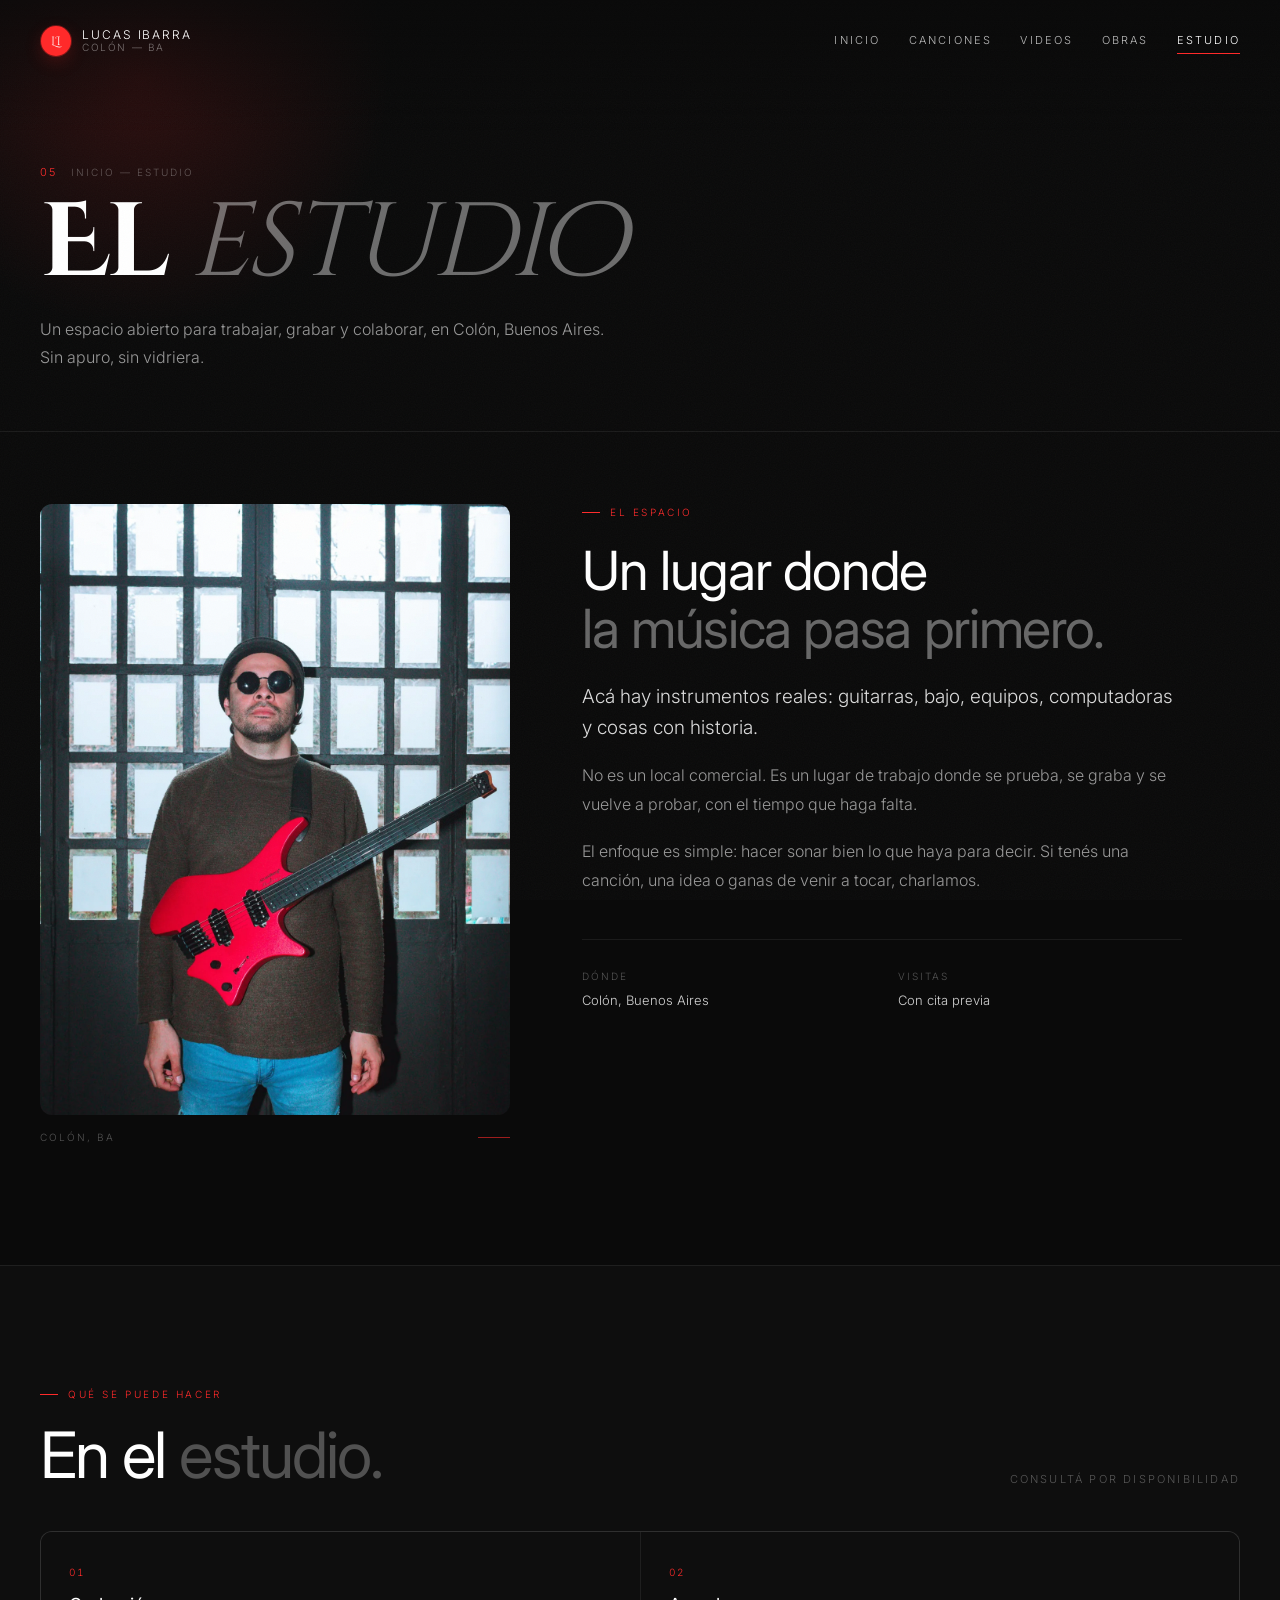
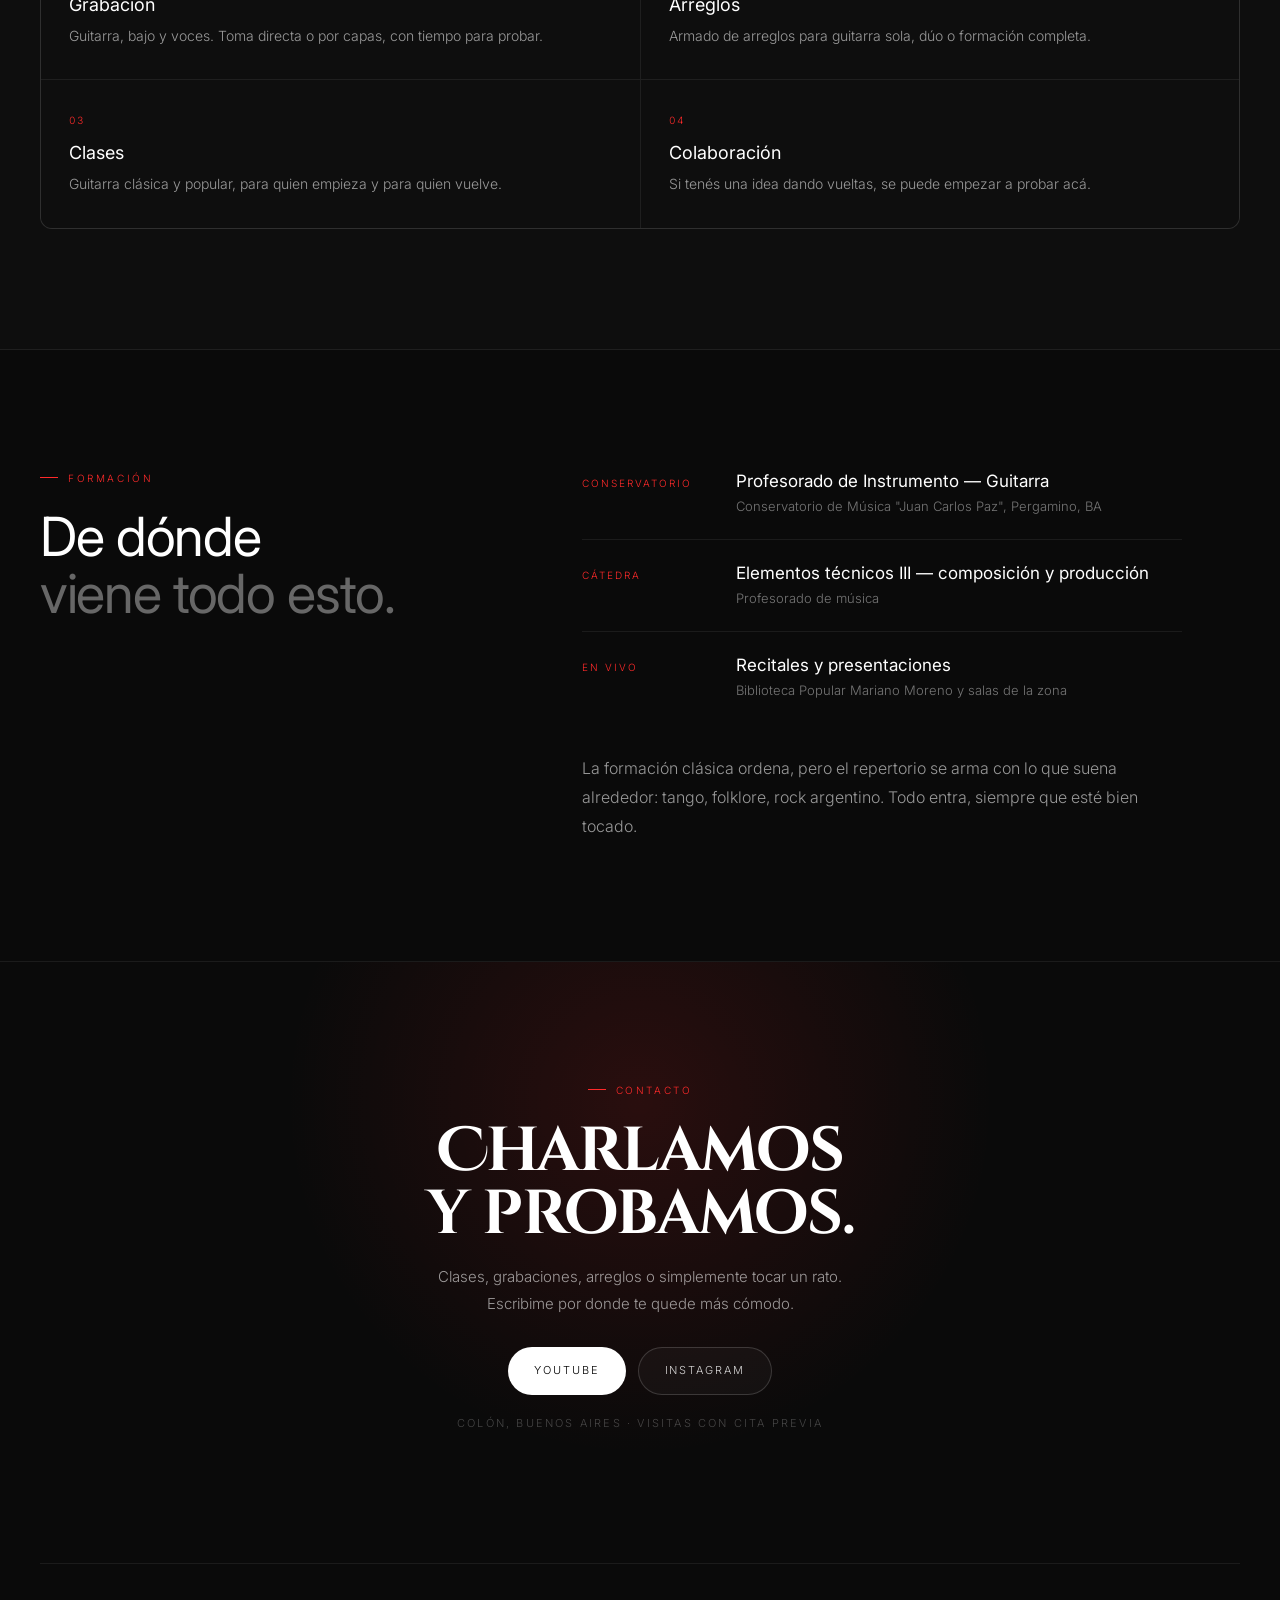
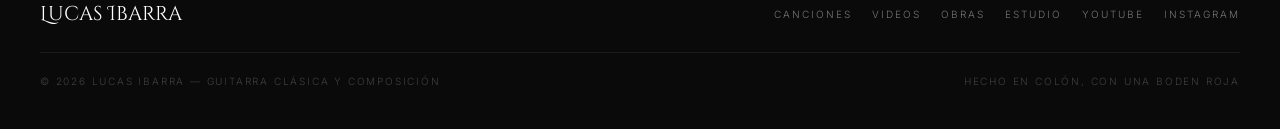
<file: estudio.html>
<!DOCTYPE html>
<html lang="es" class="no-js">
<head>
  <meta charset="UTF-8"/>
  <meta name="viewport" content="width=device-width, initial-scale=1"/>

  <title>Estudio — Lucas Ibarra</title>
  <meta name="description" content="El estudio de Lucas Ibarra en Colón, Buenos Aires: grabación, arreglos, clases de guitarra y colaboraciones. Formación y contacto."/>
  <meta name="theme-color" content="#0a0a0a"/>

  <meta property="og:type" content="website"/>
  <meta property="og:locale" content="es_AR"/>
  <meta property="og:site_name" content="Lucas Ibarra"/>
  <meta property="og:title" content="Estudio — Lucas Ibarra"/>
  <meta property="og:description" content="Grabación, arreglos, clases y colaboraciones en Colón, Buenos Aires."/>
  <meta property="og:image" content="Images/lucas_1.webp"/>
  <meta name="twitter:card" content="summary_large_image"/>

  <link rel="icon" href="data:image/svg+xml,%3Csvg xmlns='http://www.w3.org/2000/svg' viewBox='0 0 32 32'%3E%3Crect width='32' height='32' rx='7' fill='%230a0a0a'/%3E%3Ccircle cx='16' cy='16' r='6' fill='%23ff2a2a'/%3E%3C/svg%3E"/>

  <link rel="preconnect" href="https://fonts.googleapis.com"/>
  <link rel="preconnect" href="https://fonts.gstatic.com" crossorigin/>

  <link rel="stylesheet" href="https://fonts.googleapis.com/css2?family=Cinzel+Decorative:wght@400;700&amp;family=Inter:wght@300;400;500;600&amp;display=swap"/>
  <link rel="stylesheet" href="css/styles.css"/>

  <script>document.documentElement.classList.remove('no-js');</script>
  <script src="js/datos.js" defer></script>
  <script src="js/main.js" defer></script>
</head>

<body data-pagina="estudio">

  <a class="saltar" href="#contenido">Saltar al contenido</a>

  <header class="encabezado">
    <a class="marca" href="index.html" aria-label="Lucas Ibarra — inicio">
      <span class="marca__sigla serif">LI</span>
      <span class="marca__texto">
        <span class="marca__nombre">Lucas Ibarra</span>
        <span class="marca__rol">Colón — BA</span>
      </span>
    </a>

    <nav class="nav-enlaces" aria-label="Secciones">
      <a href="index.html">Inicio</a>
      <a href="canciones.html">Canciones</a>
      <a href="videos.html">Videos</a>
      <a href="obras.html">Obras</a>
      <a href="estudio.html" aria-current="page">Estudio</a>
    </nav>

    <button class="hamburguesa" type="button" aria-expanded="false" aria-controls="menu-principal">
      <span class="hamburguesa__texto">Menú</span>
      <span class="hamburguesa__lineas" aria-hidden="true"><span></span><span></span></span>
    </button>
  </header>


  <main id="contenido">

    <!-- ==================================================================
         CABECERA DE LA PAGINA
         ================================================================== -->
    <section class="cabecera">
      <div class="wrap">
        <div class="cabecera__fila">
          <span class="cabecera__num">05</span>
          <span class="cabecera__ruta">Inicio — Estudio</span>
        </div>
        <h1 class="cabecera__titulo">El <em>estudio</em></h1>
        <p class="cabecera__bajada">
          Un espacio abierto para trabajar, grabar y colaborar, en Colón, Buenos Aires.
          Sin apuro, sin vidriera.
        </p>
      </div>
    </section>


    <!-- ==================================================================
         EL ESPACIO (foto + texto)
         ================================================================== -->
    <section class="section section--ajustada">
      <div class="wrap split">

        <div data-revelar>
          <div class="photo-tall">
            <img src="Images/lucas_1.webp"
                 alt="El estudio en Colón"
                 width="1200" height="1800"
                 loading="lazy" decoding="async"/>
          </div>
          <div class="caption"><span>Colón, BA</span><i></i></div>
        </div>

        <div class="studio-copy" data-revelar>
          <p class="etiqueta">El espacio</p>
          <h2 class="headline">Un lugar donde<br/><span>la música pasa primero.</span></h2>

          <div class="bodycopy">
            <p class="lead">Acá hay instrumentos reales: guitarras, bajo, equipos, computadoras y cosas con historia.</p>
            <p>No es un local comercial. Es un lugar de trabajo donde se prueba, se graba y se vuelve a probar, con el tiempo que haga falta.</p>
            <p>El enfoque es simple: hacer sonar bien lo que haya para decir. Si tenés una canción, una idea o ganas de venir a tocar, charlamos.</p>
          </div>

          <div class="facts">
            <div>
              <div class="facts__label">Dónde</div>
              <div class="facts__value">Colón, Buenos Aires</div>
            </div>
            <div>
              <div class="facts__label">Visitas</div>
              <div class="facts__value">Con cita previa</div>
            </div>
          </div>
        </div>

      </div>
    </section>


    <!-- ==================================================================
         QUE SE PUEDE HACER
         ================================================================== -->
    <section class="section section--alt">
      <div class="wrap">

        <div class="section-head">
          <div>
            <p class="etiqueta">Qué se puede hacer</p>
            <h2 class="section-title">En el <span>estudio.</span></h2>
          </div>
          <span class="micro section-head__nota">Consultá por disponibilidad</span>
        </div>

        <ul class="servicios" data-montar="servicios"></ul>

      </div>
    </section>


    <!-- ==================================================================
         FORMACION
         ================================================================== -->
    <section class="section">
      <div class="wrap split">

        <div data-revelar>
          <p class="etiqueta">Formación</p>
          <h2 class="headline">De dónde<br/><span>viene todo esto.</span></h2>
        </div>

        <div class="studio-copy" data-revelar>
          <ul class="hitos" data-montar="formacion"></ul>

          <div class="bodycopy" style="margin-top:32px">
            <p>La formación clásica ordena, pero el repertorio se arma con lo que suena alrededor:
            tango, folklore, rock argentino. Todo entra, siempre que esté bien tocado.</p>
          </div>
        </div>

      </div>
    </section>


    <!-- ==================================================================
         CIERRE / CONTACTO
         ================================================================== -->
    <section class="cierre">
      <div class="wrap wrap--angosto cierre__inner">
        <p class="etiqueta">Contacto</p>
        <h2 class="cierre__titulo">Charlamos y probamos.</h2>
        <p class="cierre__texto">Clases, grabaciones, arreglos o simplemente tocar un rato. Escribime por donde te quede más cómodo.</p>
        <div class="acciones" data-montar="enlaces"></div>
        <p class="micro studio-nota">Colón, Buenos Aires · Visitas con cita previa</p>
      </div>
    </section>

  </main>


  <div class="wrap">
    <footer class="footer">
      <div class="footer__fila">
        <a class="footer__marca" href="index.html">Lucas Ibarra</a>
        <nav class="footer__nav" aria-label="Pie de página">
          <a href="canciones.html">Canciones</a>
          <a href="videos.html">Videos</a>
          <a href="obras.html">Obras</a>
          <a href="estudio.html">Estudio</a>
          <a href="https://www.youtube.com/@lucasibarramusica" target="_blank" rel="noopener">YouTube</a>
          <a href="https://instagram.com/lucasibarramusica" target="_blank" rel="noopener">Instagram</a>
        </nav>
      </div>
      <div class="footer__legal">
        <span>© <span data-anio>2026</span> Lucas Ibarra — Guitarra clásica y composición</span>
        <span>Hecho en Colón, con una Boden roja</span>
      </div>
    </footer>
  </div>

</body>
</html>
</file>
<file: css/styles.css>
/* ==========================================================================
   LUCAS IBARRA - Hoja de estilos
   --------------------------------------------------------------------------
   MOBILE FIRST: los estilos base estan pensados para telefono.
   Los bloques @media (min-width: ...) van AGRANDANDO el diseno hacia tablet
   y escritorio. Nunca se usa max-width, asi no hay reglas que se pisen.

   Breakpoints:
     (base)             telefono
     min-width: 600px   telefono grande / tablet vertical
     min-width: 900px   tablet horizontal
     min-width: 1200px  escritorio
     min-width: 1500px  escritorio grande

   INDICE
     01. Tokens
     02. Reset y tipografia base
     03. Utilidades
     04. Header, hamburguesa y menu
     05. Hero de portada
     06. Cabecera de las paginas internas
     07. Cinta de repertorio
     08. Bloque partido (foto + texto)
     09. Lanzamiento y Spotify
     10. Reproductores de YouTube
     11. Video destacado
     12. Carrusel y tarjetas
     13. Canciones
     14. Obras
     15. Estudio
     16. Llamada final
     17. Footer
     18. Aparicion al scrollear
   ========================================================================== */


/* ==========================================================================
   01. TOKENS
   ========================================================================== */

:root{
  /* Colores */
  --bg:#0a0a0a;
  --panel:#0e0e0e;
  --card:#131313;
  --card-alto:#181818;
  --text:#e8e8e8;
  --muted:rgba(255,255,255,.58);
  --faint:rgba(255,255,255,.3);
  --line:rgba(255,255,255,.07);
  --line-strong:rgba(255,255,255,.16);
  --red:#ff2a2a;
  --red-tenue:rgba(255,42,42,.12);
  --red-borde:rgba(255,42,42,.28);

  /* Medidas - cambian en los breakpoints de mas abajo */
  --gutter:20px;          /* margen lateral de la pagina */
  --section-y:72px;       /* aire vertical de cada seccion */
  --radius:16px;
  --radius-s:12px;
  --alto-header:64px;

  /* Tipografia */
  --font-body:Inter,system-ui,-apple-system,"Segoe UI",Arial,sans-serif;
  --font-display:'Cinzel Decorative',Georgia,serif;

  /* Curva de animacion: arranca rapido y frena suave */
  --ease:cubic-bezier(.16,1,.3,1);
}

@media (min-width:600px){
  :root{ --gutter:32px; --section-y:96px; }
}
@media (min-width:900px){
  :root{ --gutter:40px; --section-y:120px; --alto-header:84px; }
}
@media (min-width:1500px){
  :root{ --gutter:56px; --section-y:140px; }
}


/* ==========================================================================
   02. RESET Y TIPOGRAFIA BASE
   ========================================================================== */

*,
*::before,
*::after{ box-sizing:border-box }

html{
  scroll-behavior:smooth;
  background:var(--bg);
  /* Compensa el header fijo cuando se salta a un #ancla */
  scroll-padding-top:calc(var(--alto-header) + 16px);
  -webkit-text-size-adjust:100%;
}

body{
  margin:0;
  background:var(--bg);
  color:var(--text);
  font-family:var(--font-body);
  font-weight:300;
  font-size:16px;
  line-height:1.6;
  -webkit-font-smoothing:antialiased;
  text-rendering:optimizeLegibility;
  overflow-x:hidden;    /* evita el scroll horizontal en telefonos */
}

/* Grano muy leve encima de todo: le saca el plano digital al negro.
   No recibe clicks y queda por debajo del header y del menu. */
body::after{
  content:'';
  position:fixed;
  inset:0;
  z-index:1;
  pointer-events:none;
  opacity:.035;
  background-image:url("data:image/svg+xml,%3Csvg xmlns='http://www.w3.org/2000/svg' width='160' height='160'%3E%3Cfilter id='n'%3E%3CfeTurbulence type='fractalNoise' baseFrequency='.85' numOctaves='3'/%3E%3C/filter%3E%3Crect width='100%25' height='100%25' filter='url(%23n)'/%3E%3C/svg%3E");
}

h1,h2,h3,h4,p,ul,ol,figure{ margin-top:0 }
ul,ol{ padding:0; list-style:none; margin-bottom:0 }

a{ color:inherit; text-decoration:none; cursor:pointer }

img{ display:block; max-width:100%; height:auto }

button{
  font:inherit;
  color:inherit;
  background:none;
  border:0;
  padding:0;
  cursor:pointer;
}

iframe{ border:0 }

::selection{ background:var(--red); color:#fff }

/* Foco visible para quien navega con teclado */
:where(a,button,[tabindex]):focus-visible{
  outline:2px solid var(--red);
  outline-offset:3px;
  border-radius:4px;
}

/* Salto directo al contenido, para lectores de pantalla y teclado */
.saltar{
  position:absolute;
  left:-9999px;
  top:12px;
  z-index:300;
  padding:12px 20px;
  background:#fff;
  color:#000;
  border-radius:999px;
  font-size:12px;
  letter-spacing:.14em;
  text-transform:uppercase;
}
.saltar:focus{ left:12px }

/* Bloquea el scroll del fondo mientras el menu esta abierto */
body.sin-scroll{ overflow:hidden }

/* Respeta a quien pidio menos animacion en su sistema */
@media (prefers-reduced-motion:reduce){
  html{ scroll-behavior:auto }
  *,*::before,*::after{
    animation-duration:.01ms !important;
    animation-iteration-count:1 !important;
    transition-duration:.01ms !important;
  }
}


/* ==========================================================================
   03. UTILIDADES
   ========================================================================== */

.wrap{
  width:min(1600px,100%);
  margin:0 auto;
  padding-left:var(--gutter);
  padding-right:var(--gutter);
}
.wrap--angosto{ width:min(1080px,100%) }

.section{
  position:relative;
  padding:var(--section-y) 0;
  background:var(--bg);
}
.section--alt{
  background:var(--panel);
  border-top:1px solid var(--line);
  border-bottom:1px solid var(--line);
}
.section--ajustada{ padding-top:calc(var(--section-y) * .6) }

.serif{ font-family:var(--font-display); font-weight:400 }

.micro{
  font-size:10px;
  letter-spacing:.2em;
  text-transform:uppercase;
  line-height:1.4;
}

/* Etiqueta chica en rojo que encabeza cada bloque */
.etiqueta{
  display:flex;
  align-items:center;
  gap:10px;
  font-size:10px;
  letter-spacing:.26em;
  text-transform:uppercase;
  color:var(--red);
  margin:0 0 18px;
}
.etiqueta::before{
  content:'';
  width:18px;
  height:1px;
  background:currentColor;
  flex:none;
}

/* Punto rojo que late: marca lo que es nuevo */
.etiqueta--vivo::before{
  width:6px;
  height:6px;
  border-radius:999px;
  box-shadow:0 0 0 0 rgba(255,42,42,.55);
  animation:latido 2.4s infinite;
}
@keyframes latido{
  0%  { box-shadow:0 0 0 0 rgba(255,42,42,.5) }
  70% { box-shadow:0 0 0 9px rgba(255,42,42,0) }
  100%{ box-shadow:0 0 0 0 rgba(255,42,42,0) }
}

.headline{
  font-size:clamp(30px,7.5vw,54px);
  line-height:1.06;
  letter-spacing:-.025em;
  font-weight:400;
  color:#fff;
  margin:0 0 24px;
}
.headline span{ color:rgba(255,255,255,.38) }

.bodycopy{
  font-size:15px;
  line-height:1.8;
  color:var(--muted);
}
.bodycopy p{ margin:0 0 18px }
.bodycopy p:last-child{ margin-bottom:0 }
.bodycopy strong{ color:rgba(255,255,255,.92); font-weight:400 }
.bodycopy .lead{
  font-size:17px;
  line-height:1.65;
  color:rgba(255,255,255,.86);
}

.red-line{
  height:1px;
  background:linear-gradient(to right,transparent,rgba(255,42,42,.5),transparent);
}

/* Encabezado de seccion: etiqueta + titulo a la izquierda, nota a la derecha */
.section-head{
  display:flex;
  flex-direction:column;
  gap:14px;
  margin-bottom:32px;
}
.section-head__nota{
  color:rgba(255,255,255,.3);
  transition:color .25s;
}
a.section-head__nota:hover{ color:var(--red) }

.section-title{
  font-size:clamp(32px,8.5vw,64px);
  line-height:.98;
  letter-spacing:-.03em;
  font-weight:400;
  color:#fff;
  margin:0;
}
.section-title span{ color:rgba(255,255,255,.28) }

/* Botones */
.boton,
.pill{
  display:inline-flex;
  align-items:center;
  justify-content:center;
  gap:10px;
  min-height:48px;
  padding:0 26px;
  border-radius:999px;
  font-size:11px;
  letter-spacing:.18em;
  text-transform:uppercase;
  white-space:nowrap;
  transition:background .25s,border-color .25s,color .25s,transform .25s;
}
.boton:active,.pill:active{ transform:scale(.98) }

.boton--principal{ background:#fff; color:#000 }
.boton--principal:hover{ background:#e2e2e2 }

.boton--rojo{ background:var(--red); color:#fff }
.boton--rojo:hover{ background:#e51f1f }

.boton--secundario,
.pill{
  border:1px solid var(--line-strong);
  background:rgba(255,255,255,.03);
  color:rgba(255,255,255,.82);
}
.boton--secundario:hover,
.pill:hover{ border-color:rgba(255,255,255,.4); background:rgba(255,255,255,.08); color:#fff }

.acciones{
  display:flex;
  flex-wrap:wrap;
  gap:10px;
  margin-top:28px;
}

/* Enlace hacia afuera, con flechita */
.enlace-ext{
  display:inline-flex;
  align-items:center;
  gap:7px;
  font-size:10px;
  letter-spacing:.2em;
  text-transform:uppercase;
  color:rgba(255,255,255,.55);
  transition:color .25s;
}
.enlace-ext i{ font-style:normal; transition:transform .25s }
.enlace-ext:hover{ color:var(--red) }
.enlace-ext:hover i{ transform:translate(2px,-2px) }

/* Chips y etiquetas sueltas */
.chips{ display:flex; flex-wrap:wrap; gap:8px }
.chip{
  display:inline-flex;
  align-items:center;
  padding:6px 12px;
  border-radius:999px;
  border:1px solid var(--line);
  background:rgba(255,255,255,.035);
  font-size:10px;
  letter-spacing:.18em;
  text-transform:uppercase;
  color:rgba(255,255,255,.45);
}
.chip--rojo{
  border-color:var(--red-borde);
  background:var(--red-tenue);
  color:rgba(255,80,80,.95);
}

/* Cartel para cuando todavia no hay reproductor */
.aviso{
  display:flex;
  flex-direction:column;
  align-items:center;
  gap:12px;
  border:1px dashed rgba(255,255,255,.13);
  border-radius:var(--radius);
  padding:32px 22px;
  text-align:center;
  background:rgba(255,255,255,.015);
}
.aviso p{
  margin:0;
  color:rgba(255,255,255,.42);
  font-size:13px;
  line-height:1.7;
  max-width:44ch;
}
.aviso__punto{
  width:7px;
  height:7px;
  border-radius:999px;
  background:var(--red);
  box-shadow:0 0 12px rgba(255,42,42,.7);
}

@media (min-width:600px){
  .micro{ font-size:11px }
  .section-head{
    flex-direction:row;
    justify-content:space-between;
    align-items:flex-end;
    gap:24px;
  }
  .section-head__nota{ text-align:right; flex:none }
  .acciones{ gap:12px }
}

@media (min-width:900px){
  .etiqueta{ margin-bottom:22px }
  .section-head{ margin-bottom:44px }
  .bodycopy{ font-size:16px }
  .bodycopy .lead{ font-size:19px }
}


/* ==========================================================================
   04. HEADER, HAMBURGUESA Y MENU
   --------------------------------------------------------------------------
   Arriba de todo el header se ve entero, sin fondo, sobre la foto.
   Apenas se scrollea (.esta-compacto) se encoge y queda como dos pastillas
   con fondo difuminado: la marca y la hamburguesa. Se ven, pero no molestan.
   ========================================================================== */

.encabezado{
  position:fixed;
  z-index:100;
  top:0; left:0; right:0;
  display:flex;
  align-items:center;
  justify-content:space-between;
  gap:14px;
  padding:14px var(--gutter);
  color:#fff;
  transition:padding .45s var(--ease);
}

/* Velo arriba: asegura que se lea sobre zonas claras de la foto */
.encabezado::before{
  content:'';
  position:absolute;
  inset:0 0 auto;
  height:130px;
  pointer-events:none;
  background:linear-gradient(to bottom,rgba(10,10,10,.7),rgba(10,10,10,0));
  opacity:1;
  transition:opacity .4s var(--ease);
}
.encabezado.esta-compacto::before{ opacity:0 }

/* ---- Marca ---- */

.marca{
  position:relative;
  display:inline-flex;
  align-items:center;
  gap:11px;
  height:42px;
  padding:0 6px 0 0;
  border:1px solid transparent;
  border-radius:999px;
  transition:background .45s var(--ease),border-color .45s var(--ease),
             padding .45s var(--ease),backdrop-filter .45s var(--ease);
}
.marca__sigla{
  display:inline-flex;
  align-items:center;
  justify-content:center;
  width:30px;
  height:30px;
  flex:none;
  border-radius:999px;
  background:var(--red);
  color:#fff;
  font-family:var(--font-display);
  font-size:12px;
  line-height:1;
  letter-spacing:.02em;
  box-shadow:0 0 0 1px rgba(255,42,42,.35),0 6px 18px rgba(255,42,42,.2);
}
.marca__texto{ display:flex; flex-direction:column; line-height:1.15 }
.marca__nombre{
  font-size:12px;
  letter-spacing:.16em;
  text-transform:uppercase;
  color:#fff;
}
.marca__rol{
  font-size:9px;
  letter-spacing:.16em;
  text-transform:uppercase;
  color:rgba(255,255,255,.42);
}

/* ---- Enlaces del header (solo escritorio, solo arriba de todo) ---- */

.nav-enlaces{
  display:none;
  align-items:center;
  gap:28px;
  margin-left:auto;
  transition:opacity .35s var(--ease),transform .35s var(--ease),visibility .35s;
}
.nav-enlaces a{
  position:relative;
  padding:4px 0;
  font-size:11px;
  letter-spacing:.2em;
  text-transform:uppercase;
  color:rgba(255,255,255,.72);
  transition:color .25s;
}
.nav-enlaces a::after{
  content:'';
  position:absolute;
  left:0; right:0; bottom:0;
  height:1px;
  background:var(--red);
  transform:scaleX(0);
  transform-origin:left;
  transition:transform .3s var(--ease);
}
.nav-enlaces a:hover{ color:#fff }
.nav-enlaces a:hover::after,
.nav-enlaces a[aria-current="page"]::after{ transform:scaleX(1) }
.nav-enlaces a[aria-current="page"]{ color:#fff }

/* ---- Hamburguesa ---- */

.hamburguesa{
  display:inline-flex;
  align-items:center;
  gap:11px;
  height:42px;
  padding:0 16px;
  margin-left:auto;
  border:1px solid transparent;
  border-radius:999px;
  color:#fff;
  transition:background .45s var(--ease),border-color .45s var(--ease),
             opacity .35s var(--ease),transform .35s var(--ease),visibility .35s;
}
.hamburguesa__texto{
  font-size:10px;
  letter-spacing:.2em;
  text-transform:uppercase;
  color:rgba(255,255,255,.78);
}
.hamburguesa__lineas{
  position:relative;
  width:17px;
  height:9px;
  flex:none;
}
.hamburguesa__lineas span{
  position:absolute;
  left:0;
  height:1.5px;
  background:currentColor;
  border-radius:2px;
  transition:width .35s var(--ease),transform .35s var(--ease);
}
.hamburguesa__lineas span:nth-child(1){ top:0;    width:100% }
.hamburguesa__lineas span:nth-child(2){ bottom:0; width:62% }
.hamburguesa:hover .hamburguesa__lineas span:nth-child(2){ width:100% }
.hamburguesa:hover{ border-color:var(--red-borde) }

/* Estado compacto: las dos pastillas con fondo difuminado */
.encabezado.esta-compacto{ padding-top:10px; padding-bottom:10px }
.encabezado.esta-compacto .marca{
  padding-right:16px;
  padding-left:6px;
  background:rgba(14,14,14,.62);
  border-color:var(--line-strong);
  backdrop-filter:blur(16px) saturate(150%);
  -webkit-backdrop-filter:blur(16px) saturate(150%);
}
.encabezado.esta-compacto .hamburguesa{
  background:rgba(14,14,14,.62);
  border-color:var(--line-strong);
  backdrop-filter:blur(16px) saturate(150%);
  -webkit-backdrop-filter:blur(16px) saturate(150%);
}
.encabezado.esta-compacto .marca__rol{ opacity:0; height:0; overflow:hidden }

@media (min-width:600px){
  .marca__rol{ font-size:10px }
}

/* En escritorio se ven los enlaces arriba de todo; al scrollear se cambian
   por la hamburguesa. En telefono la hamburguesa esta siempre. */
@media (min-width:900px){
  .encabezado{ padding:20px var(--gutter) }
  .nav-enlaces{ display:flex }

  .hamburguesa{
    opacity:0;
    visibility:hidden;
    transform:translateY(-8px) scale(.94);
    margin-left:24px;
    position:absolute;
    right:var(--gutter);
  }
  .encabezado.esta-compacto .nav-enlaces{
    opacity:0;
    visibility:hidden;
    transform:translateY(-8px);
  }
  .encabezado.esta-compacto .hamburguesa{
    opacity:1;
    visibility:visible;
    transform:none;
  }
}

/* Sin JavaScript no hay hamburguesa que valga: se muestran los enlaces */
.no-js .nav-enlaces{ display:flex; flex-wrap:wrap; gap:14px 18px; justify-content:flex-end }
.no-js .hamburguesa{ display:none }

/* ---- Panel del menu ---- */

.menu{ position:fixed; inset:0; z-index:200 }

.menu__fondo{
  position:absolute;
  inset:0;
  background:rgba(6,6,6,.7);
  backdrop-filter:blur(8px);
  -webkit-backdrop-filter:blur(8px);
  opacity:0;
  transition:opacity .35s var(--ease);
}
.menu.esta-abierto .menu__fondo{ opacity:1 }

.menu__panel{
  position:absolute;
  top:0; right:0; bottom:0;
  width:min(440px,100%);
  display:flex;
  flex-direction:column;
  padding:20px var(--gutter) 28px;
  background:linear-gradient(200deg,#141414 0%,#0b0b0b 60%);
  border-left:1px solid var(--line);
  box-shadow:-30px 0 80px rgba(0,0,0,.6);
  transform:translateX(100%);
  transition:transform .42s var(--ease);
  overflow-y:auto;
}
.menu.esta-abierto .menu__panel{ transform:none }

.menu__encabezado{
  display:flex;
  align-items:center;
  justify-content:space-between;
  gap:16px;
  padding-bottom:26px;
  border-bottom:1px solid var(--line);
  color:rgba(255,255,255,.35);
}

.menu__cerrar{
  position:relative;
  width:42px;
  height:42px;
  flex:none;
  border:1px solid var(--line-strong);
  border-radius:999px;
  transition:border-color .25s,background .25s,transform .35s var(--ease);
}
.menu__cerrar span{
  position:absolute;
  top:50%; left:50%;
  width:15px;
  height:1.5px;
  background:#fff;
  border-radius:2px;
}
.menu__cerrar span:nth-child(1){ transform:translate(-50%,-50%) rotate(45deg) }
.menu__cerrar span:nth-child(2){ transform:translate(-50%,-50%) rotate(-45deg) }
.menu__cerrar:hover{ border-color:var(--red); background:var(--red-tenue); transform:rotate(90deg) }

.menu__lista{
  display:flex;
  flex-direction:column;
  padding:28px 0;
  flex:1;
}
.menu__item{
  opacity:0;
  transform:translateY(14px);
  transition:opacity .45s var(--ease),transform .45s var(--ease);
  transition-delay:calc(.1s + var(--i) * .055s);
}
.menu.esta-abierto .menu__item{ opacity:1; transform:none }

.menu__item a{
  display:flex;
  align-items:baseline;
  gap:16px;
  padding:13px 0;
  border-bottom:1px solid rgba(255,255,255,.045);
  transition:padding-left .3s var(--ease);
}
.menu__item a:hover{ padding-left:8px }

.menu__num{
  font-size:10px;
  letter-spacing:.18em;
  color:rgba(255,255,255,.26);
  flex:none;
  transition:color .25s;
}
.menu__item a:hover .menu__num{ color:var(--red) }

.menu__texto{
  font-family:var(--font-display);
  font-size:clamp(28px,7vw,38px);
  line-height:1.05;
  color:rgba(255,255,255,.82);
  transition:color .25s;
}
.menu__item a:hover .menu__texto{ color:#fff }
.menu__item a[aria-current="page"] .menu__texto{ color:#fff }
.menu__item a[aria-current="page"] .menu__num{ color:var(--red) }

.menu__pie{ padding-top:22px; border-top:1px solid var(--line) }
.menu__pie-titulo{ color:rgba(255,255,255,.28); margin:0 0 14px }
.menu__externos{ display:flex; flex-wrap:wrap; gap:8px }
.menu__externos a{
  display:inline-flex;
  align-items:center;
  gap:7px;
  padding:9px 15px;
  border:1px solid var(--line);
  border-radius:999px;
  background:rgba(255,255,255,.03);
  font-size:10px;
  letter-spacing:.16em;
  text-transform:uppercase;
  color:rgba(255,255,255,.66);
  transition:border-color .25s,color .25s,background .25s;
}
.menu__externos a i{ font-style:normal; transition:transform .25s }
.menu__externos a:hover{ border-color:var(--red-borde); background:var(--red-tenue); color:#fff }
.menu__externos a:hover i{ transform:translate(2px,-2px) }


/* ==========================================================================
   05. HERO DE PORTADA
   ========================================================================== */

.hero{
  position:relative;
  min-height:100svh;
  display:flex;
  align-items:flex-end;
  overflow:hidden;
}

.hero__image{
  position:absolute;
  inset:0;
  width:100%;
  height:100%;
  object-fit:cover;
  object-position:center 22%;
  /* Zoom lentisimo: da la sensacion de imagen viva sin distraer */
  animation:respirar 26s ease-in-out infinite alternate;
}
@keyframes respirar{
  from{ transform:scale(1) }
  to  { transform:scale(1.06) }
}

/* Velo parejo para bajar el brillo general de la foto */
.hero__shade{ position:absolute; inset:0; background:rgba(10,10,10,.42) }

/* Degradado de abajo: funde la foto con la seccion siguiente */
.hero__gradient{
  position:absolute;
  inset:0;
  background:linear-gradient(to top,#0a0a0a 0%,rgba(10,10,10,.5) 40%,transparent 80%);
}

.hero__content{
  position:relative;
  z-index:2;
  width:min(760px,100%);
  padding:0 0 84px;
}

.hero__eyebrow{ color:rgba(255,255,255,.5); margin:0 0 18px }

.hero__title{
  font-family:var(--font-display);
  font-size:clamp(58px,17vw,120px);
  line-height:.88;
  letter-spacing:-.04em;
  font-weight:700;
  margin:0;
  color:#fff;
  text-wrap:balance;
}
.hero__title em{ font-weight:400; font-style:italic; margin-left:.06em }

.hero__meta{
  display:flex;
  flex-direction:column;
  align-items:flex-start;
  gap:22px;
  margin-top:28px;
}

.hero__sub{
  font-size:18px;
  line-height:1.35;
  color:rgba(255,255,255,.9);
  margin:0;
}
.hero__status{
  display:inline-flex;
  align-items:center;
  gap:9px;
  font-size:11px;
  letter-spacing:.16em;
  text-transform:uppercase;
  color:rgba(255,255,255,.45);
  margin-top:10px;
}
.hero__status::before{
  content:'';
  width:6px;
  height:6px;
  border-radius:999px;
  background:var(--red);
  animation:latido 2.4s infinite;
}

/* Flechita de "segui bajando" */
.hero__scroll{
  position:absolute;
  left:50%;
  bottom:22px;
  z-index:2;
  transform:translateX(-50%);
  display:none;
  flex-direction:column;
  align-items:center;
  gap:9px;
  color:rgba(255,255,255,.34);
  font-size:9px;
  letter-spacing:.24em;
  text-transform:uppercase;
}
.hero__scroll i{
  display:block;
  width:1px;
  height:38px;
  background:linear-gradient(to bottom,rgba(255,255,255,.4),transparent);
  animation:bajar 2.2s ease-in-out infinite;
}
@keyframes bajar{
  0%,100%{ transform:scaleY(.4); transform-origin:top }
  50%    { transform:scaleY(1);  transform-origin:top }
}

@media (min-width:600px){
  .hero__sub{ font-size:20px }
}

@media (min-width:900px){
  .hero__content{ padding-bottom:110px }
  .hero__eyebrow{ margin-bottom:26px }
  .hero__meta{
    flex-direction:row;
    align-items:flex-end;
    justify-content:space-between;
    gap:40px;
    margin-top:40px;
    width:100%;
  }
  .hero__scroll{ display:flex }
}


/* ==========================================================================
   06. CABECERA DE LAS PAGINAS INTERNAS
   --------------------------------------------------------------------------
   Mismo lenguaje que el hero, pero mas baja: la pagina tiene que arrancar
   rapido en el contenido, no en la decoracion.
   ========================================================================== */

.cabecera{
  position:relative;
  padding:calc(var(--alto-header) + 56px) 0 44px;
  border-bottom:1px solid var(--line);
  overflow:hidden;
}
/* Resplandor rojo muy suave detras del titulo */
.cabecera::before{
  content:'';
  position:absolute;
  top:-180px;
  left:-120px;
  width:520px;
  height:520px;
  pointer-events:none;
  background:radial-gradient(circle,rgba(255,42,42,.14),transparent 68%);
}

/* Por encima del resplandor de arriba */
.cabecera > .wrap{ position:relative; z-index:1 }

.cabecera__fila{
  display:flex;
  align-items:baseline;
  gap:14px;
  margin-bottom:14px;
}
.cabecera__num{
  font-size:11px;
  letter-spacing:.2em;
  color:var(--red);
}
.cabecera__ruta{
  font-size:10px;
  letter-spacing:.2em;
  text-transform:uppercase;
  color:rgba(255,255,255,.3);
}

.cabecera__titulo{
  position:relative;
  font-family:var(--font-display);
  font-size:clamp(42px,13vw,104px);
  line-height:.92;
  letter-spacing:-.035em;
  font-weight:700;
  color:#fff;
  margin:0;
}
.cabecera__titulo em{ font-weight:400; font-style:italic; color:rgba(255,255,255,.4) }

.cabecera__bajada{
  position:relative;
  max-width:58ch;
  margin:20px 0 0;
  font-size:15px;
  line-height:1.75;
  color:var(--muted);
}

@media (min-width:900px){
  .cabecera{ padding:calc(var(--alto-header) + 80px) 0 60px }
  .cabecera__bajada{ font-size:16px; margin-top:24px }
}


/* ==========================================================================
   07. CINTA DE REPERTORIO
   ========================================================================== */

.cinta{
  position:relative;
  overflow:hidden;
  padding:18px 0;
  border-top:1px solid var(--line);
  border-bottom:1px solid var(--line);
  background:var(--panel);
  /* Se desvanece en los bordes en vez de cortarse de golpe */
  -webkit-mask-image:linear-gradient(to right,transparent,#000 12%,#000 88%,transparent);
  mask-image:linear-gradient(to right,transparent,#000 12%,#000 88%,transparent);
}
.cinta__pista{
  display:flex;
  align-items:center;
  gap:22px;
  width:max-content;
  animation:desfilar 46s linear infinite;
}
.cinta:hover .cinta__pista{ animation-play-state:paused }
.cinta__pista span{
  font-size:12px;
  letter-spacing:.22em;
  text-transform:uppercase;
  color:rgba(255,255,255,.4);
  white-space:nowrap;
}
.cinta__pista i{ font-style:normal; font-size:6px; color:var(--red) }

@keyframes desfilar{
  from{ transform:translateX(0) }
  to  { transform:translateX(-50%) }
}

@media (min-width:900px){
  .cinta__pista{ gap:30px }
  .cinta__pista span{ font-size:13px }
}


/* ==========================================================================
   08. BLOQUE PARTIDO (foto + texto)
   ========================================================================== */

.split{
  display:grid;
  grid-template-columns:1fr;
  gap:40px;
  align-items:start;
}

.photo-tall{
  position:relative;
  aspect-ratio:4/5.2;
  overflow:hidden;
  border-radius:var(--radius-s);
  background:#171717;
}
.photo-tall img{
  width:100%;
  height:100%;
  object-fit:cover;
  transition:transform .9s var(--ease);
}
.photo-tall:hover img{ transform:scale(1.03) }

.caption{
  display:flex;
  justify-content:space-between;
  align-items:center;
  gap:16px;
  margin-top:14px;
  color:rgba(255,255,255,.3);
  font-size:10px;
  letter-spacing:.2em;
  text-transform:uppercase;
}
.caption i{ display:block; width:32px; height:1px; background:rgba(255,42,42,.6); flex:none }

.copy{ max-width:600px }

.facts{
  display:grid;
  grid-template-columns:1fr 1fr;
  gap:22px;
  border-top:1px solid var(--line);
  margin-top:34px;
  padding-top:24px;
}
.facts__label{
  font-size:10px;
  letter-spacing:.2em;
  text-transform:uppercase;
  color:rgba(255,255,255,.3);
  margin-bottom:6px;
}
.facts__value{ font-size:13px; color:rgba(255,255,255,.82) }

@media (min-width:900px){
  .split{ grid-template-columns:5fr 7fr; gap:72px }
  .copy{ padding-left:32px }
  .facts{ gap:32px; margin-top:44px; padding-top:28px }
}


/* ==========================================================================
   09. LANZAMIENTO Y SPOTIFY
   ========================================================================== */

.lanzamiento{
  display:grid;
  grid-template-columns:1fr;
  gap:30px;
  align-items:center;
}

.lanzamiento__portada{
  position:relative;
  width:100%;
  max-width:340px;
  aspect-ratio:1;
  overflow:hidden;
  border-radius:var(--radius-s);
  box-shadow:0 24px 70px rgba(0,0,0,.6);
}
.lanzamiento__portada img{ width:100%; height:100%; object-fit:cover }
.lanzamiento__sello{
  position:absolute;
  left:12px;
  bottom:12px;
  padding:6px 12px;
  border-radius:999px;
  background:rgba(10,10,10,.68);
  backdrop-filter:blur(10px);
  -webkit-backdrop-filter:blur(10px);
  border:1px solid var(--line-strong);
  font-size:9px;
  letter-spacing:.2em;
  text-transform:uppercase;
  color:rgba(255,255,255,.75);
}

.lanzamiento__info{ width:min(780px,100%) }
.lanzamiento__titulo{
  font-size:clamp(32px,8vw,48px);
  line-height:1;
  color:#fff;
  margin:0 0 8px;
}
.lanzamiento__autor{
  font-size:11px;
  letter-spacing:.2em;
  text-transform:uppercase;
  color:rgba(255,255,255,.34);
  margin:0 0 18px;
}
.lanzamiento__texto{
  font-size:15px;
  line-height:1.75;
  color:var(--muted);
  margin:0 0 24px;
  max-width:46ch;
}
.lanzamiento__player{ min-height:80px }

/* Reproductor de Spotify */
.spotify{
  display:block;
  width:100%;
  height:352px;
  border-radius:var(--radius-s);
  background:#111;
}
.spotify--simple{ height:152px }

@media (min-width:900px){
  .lanzamiento{ grid-template-columns:320px minmax(0,1fr); gap:64px }
  .lanzamiento__portada{ max-width:none }
}
@media (min-width:1200px){
  /* Se le pone techo para que en pantallas anchas no quede un hueco enorme
     entre la portada y el borde derecho. */
  .lanzamiento{ grid-template-columns:360px minmax(0,1fr); gap:84px; max-width:1240px }
}


/* ==========================================================================
   10. REPRODUCTORES DE YOUTUBE
   --------------------------------------------------------------------------
   Primero se ve solo la miniatura (una imagen comun, liviana). El iframe de
   YouTube se crea recien cuando alguien toca el play, asi la pagina no carga
   los scripts de YouTube hasta que hagan falta.
   ========================================================================== */

.reproductor{
  position:relative;
  aspect-ratio:16/9;
  overflow:hidden;
  border-radius:var(--radius-s);
  background:#101010;
  border:1px solid var(--line);
}
.reproductor--vertical{ aspect-ratio:9/16 }
.reproductor--grande{ border-radius:var(--radius) }

.reproductor__boton{
  position:absolute;
  inset:0;
  width:100%;
  height:100%;
  display:flex;
  align-items:center;
  justify-content:center;
}

.reproductor__img{
  position:absolute;
  inset:0;
  width:100%;
  height:100%;
  object-fit:cover;
  transition:transform .7s var(--ease),filter .4s;
}

.reproductor__velo{
  position:absolute;
  inset:0;
  background:linear-gradient(to top,rgba(10,10,10,.55),rgba(10,10,10,.05) 55%);
  transition:background .35s;
}

.reproductor__play{
  position:relative;
  display:flex;
  align-items:center;
  justify-content:center;
  width:56px;
  height:56px;
  border-radius:999px;
  background:rgba(10,10,10,.5);
  border:1px solid rgba(255,255,255,.32);
  backdrop-filter:blur(8px);
  -webkit-backdrop-filter:blur(8px);
  transition:background .3s,border-color .3s,transform .3s var(--ease);
}
.reproductor__play svg{ width:20px; height:20px; margin-left:3px; fill:#fff }

.reproductor__boton:hover .reproductor__img,
.reproductor__boton:focus-visible .reproductor__img{ transform:scale(1.04) }
.reproductor__boton:hover .reproductor__play,
.reproductor__boton:focus-visible .reproductor__play{
  background:var(--red);
  border-color:var(--red);
  transform:scale(1.08);
  box-shadow:0 8px 32px rgba(255,42,42,.4);
}

.reproductor__duracion{
  position:absolute;
  right:9px;
  bottom:9px;
  padding:4px 8px;
  border-radius:6px;
  background:rgba(10,10,10,.8);
  font-size:10px;
  letter-spacing:.06em;
  color:rgba(255,255,255,.85);
  font-variant-numeric:tabular-nums;
}

/* Cuando el iframe reemplaza a la miniatura */
.reproductor iframe{
  position:absolute;
  inset:0;
  width:100%;
  height:100%;
}

.reproductor--grande .reproductor__play{ width:66px; height:66px }
.reproductor--grande .reproductor__play svg{ width:24px; height:24px }

@media (min-width:900px){
  .reproductor--grande .reproductor__play{ width:84px; height:84px }
  .reproductor--grande .reproductor__play svg{ width:30px; height:30px }
}


/* ==========================================================================
   11. VIDEO DESTACADO
   ========================================================================== */

.destacado{
  display:grid;
  grid-template-columns:1fr;
  gap:24px;
  align-items:center;
}
/* isolation crea un contexto propio, asi el resplandor de abajo queda detras
   del reproductor pero por encima del fondo de la seccion. */
.destacado__media{ position:relative; isolation:isolate }

/* Resplandor rojo detras del reproductor grande */
.destacado__media::before{
  content:'';
  position:absolute;
  inset:8% 6%;
  z-index:-1;
  background:radial-gradient(ellipse at center,rgba(255,42,42,.2),transparent 70%);
  filter:blur(40px);
}

.destacado__titulo{
  font-size:clamp(22px,5.5vw,32px);
  line-height:1.15;
  letter-spacing:-.02em;
  font-weight:400;
  color:#fff;
  margin:0 0 12px;
  text-wrap:balance;
}
.destacado__texto{
  font-size:14px;
  line-height:1.75;
  color:var(--muted);
  margin:0 0 20px;
  max-width:50ch;
}
.destacado__pie{
  display:flex;
  flex-wrap:wrap;
  align-items:center;
  justify-content:space-between;
  gap:14px;
  padding-top:16px;
  border-top:1px solid var(--line);
  color:rgba(255,255,255,.34);
}

@media (min-width:1000px){
  .destacado{ grid-template-columns:1.7fr 1fr; gap:48px }
  .destacado__texto{ font-size:15px }
}
@media (min-width:1400px){
  .destacado{ gap:64px }
}


/* ==========================================================================
   12. CARRUSEL Y TARJETAS
   --------------------------------------------------------------------------
   Se apoya en el scroll nativo, asi el deslizamiento en telefono es el del
   sistema. Las flechas y la barrita las agrega el JS.
   ========================================================================== */

.carrusel{ position:relative }

.carrusel__pista{
  display:flex;
  gap:14px;
  overflow-x:auto;
  overscroll-behavior-x:contain;
  scroll-snap-type:x mandatory;
  scrollbar-width:none;
  -ms-overflow-style:none;
  /* Se sale a los bordes de la pantalla para que se vea que hay mas */
  margin-inline:calc(var(--gutter) * -1);
  padding-inline:var(--gutter);
  scroll-padding-inline:var(--gutter);
  padding-bottom:2px;
}
.carrusel__pista::-webkit-scrollbar{ display:none }
.carrusel__pista:focus-visible{ outline-offset:6px }

.carrusel__pista > *{
  flex:0 0 76%;
  scroll-snap-align:start;
}
.carrusel__pista.esta-arrastrando{ cursor:grabbing; scroll-snap-type:none }
.carrusel__pista.esta-arrastrando *{ pointer-events:none }

.carrusel--vertical .carrusel__pista > *{ flex-basis:54% }

.carrusel__controles{
  display:flex;
  align-items:center;
  gap:20px;
  margin-top:18px;
}
.carrusel__progreso{
  flex:1;
  height:1px;
  background:rgba(255,255,255,.1);
  overflow:hidden;
}
.carrusel__progreso span{
  display:block;
  height:100%;
  background:var(--red);
  transform-origin:left;
  transform:scaleX(.1);
  transition:transform .3s var(--ease);
}
.carrusel__flechas{ display:flex; gap:8px; flex:none }
.carrusel__flecha{
  display:inline-flex;
  align-items:center;
  justify-content:center;
  width:42px;
  height:42px;
  border:1px solid var(--line-strong);
  border-radius:999px;
  color:#fff;
  transition:border-color .25s,background .25s,opacity .25s;
}
.carrusel__flecha svg{
  width:16px; height:16px;
  fill:none; stroke:currentColor; stroke-width:1.6;
  stroke-linecap:round; stroke-linejoin:round;
}
.carrusel__flecha:hover:not(:disabled){ border-color:var(--red); background:var(--red-tenue) }
.carrusel__flecha:disabled{ opacity:.26; cursor:default }

/* Si entra todo sin scrollear, sobran los controles */
.carrusel.sin-desborde .carrusel__controles{ display:none }

/* ---- Tarjeta ---- */

.tarjeta{
  display:flex;
  flex-direction:column;
  background:var(--card);
  border:1px solid var(--line);
  border-radius:var(--radius-s);
  overflow:hidden;
  transition:border-color .3s,transform .3s var(--ease),background .3s;
}
.tarjeta:hover{
  border-color:rgba(255,255,255,.2);
  background:var(--card-alto);
  transform:translateY(-3px);
}
.tarjeta .reproductor{ border:0; border-radius:0 }

.tarjeta__media{ position:relative; aspect-ratio:16/9; background:#171717; overflow:hidden }
.tarjeta--vertical .tarjeta__media{ aspect-ratio:9/16 }
.tarjeta--vertical .reproductor{ aspect-ratio:9/16 }

.tarjeta__capa{ display:flex; flex-direction:column; height:100% }
.tarjeta__capa .tarjeta__media img{
  position:absolute; inset:0;
  width:100%; height:100%;
  object-fit:cover;
  transition:transform .6s var(--ease);
}
.tarjeta--enlace:hover .tarjeta__media img{ transform:scale(1.05) }
.tarjeta__play{
  position:absolute;
  left:50%; top:50%;
  transform:translate(-50%,-50%);
  display:flex;
  align-items:center;
  justify-content:center;
  width:48px; height:48px;
  border-radius:999px;
  background:rgba(10,10,10,.55);
  border:1px solid rgba(255,255,255,.3);
  transition:background .3s,border-color .3s;
}
.tarjeta__play svg{ width:17px; height:17px; margin-left:2px; fill:#fff }
.tarjeta--enlace:hover .tarjeta__play{ background:var(--red); border-color:var(--red) }

.tarjeta__cuerpo{
  display:flex;
  flex-direction:column;
  gap:6px;
  padding:15px 16px 18px;
  flex:1;
}
.tarjeta__meta{
  font-size:9px;
  letter-spacing:.18em;
  text-transform:uppercase;
  color:rgba(255,255,255,.32);
  margin:0;
}
.tarjeta__titulo{
  font-size:14px;
  line-height:1.3;
  font-weight:400;
  color:#fff;
  margin:0;
  /* Recorta a 2 lineas para que todas las tarjetas midan igual */
  display:-webkit-box;
  -webkit-line-clamp:2;
  -webkit-box-orient:vertical;
  overflow:hidden;
}
.tarjeta__autor{
  font-size:12px;
  color:rgba(255,255,255,.42);
  margin:0;
  display:-webkit-box;
  -webkit-line-clamp:1;
  -webkit-box-orient:vertical;
  overflow:hidden;
}

@media (min-width:600px){
  .carrusel__pista{ gap:18px }
  .carrusel__pista > *{ flex-basis:46% }
  .carrusel--vertical .carrusel__pista > *{ flex-basis:31% }
  .tarjeta__titulo{ font-size:15px }
}
@media (min-width:900px){
  .carrusel__pista > *{ flex-basis:31.5% }
  .carrusel--vertical .carrusel__pista > *{ flex-basis:21% }
}
@media (min-width:1300px){
  .carrusel__pista{ gap:22px }
  .carrusel__pista > *{ flex-basis:23.5% }
  .carrusel--vertical .carrusel__pista > *{ flex-basis:15.6% }
}


/* ==========================================================================
   13. CANCIONES
   --------------------------------------------------------------------------
   Una ficha por cancion: titulo, descripcion y el reproductor debajo.
   ========================================================================== */

.canciones{ display:flex; flex-direction:column }

.cancion{
  padding:40px 0;
  border-top:1px solid var(--line);
}
.cancion:first-child{ border-top:0; padding-top:0 }

.cancion__cabecera{
  display:flex;
  align-items:flex-start;
  gap:16px;
  margin-bottom:16px;
}
.cancion__num{
  font-size:11px;
  letter-spacing:.16em;
  color:var(--red);
  padding-top:4px;
  flex:none;
  font-variant-numeric:tabular-nums;
}
.cancion__titulos{ min-width:0 }
.cancion__titulo{
  font-size:clamp(24px,6.5vw,38px);
  line-height:1.08;
  letter-spacing:-.025em;
  font-weight:400;
  color:#fff;
  margin:0 0 6px;
  text-wrap:balance;
}
.cancion__autor{
  font-size:12px;
  letter-spacing:.06em;
  color:rgba(255,255,255,.4);
  margin:0;
}
.cancion__texto{
  font-size:15px;
  line-height:1.8;
  color:var(--muted);
  margin:0 0 24px;
  max-width:62ch;
}
.cancion__player{ width:min(920px,100%) }
.cancion__player--vertical{ width:min(340px,100%) }

/* La primera cancion (el ultimo lanzamiento) se lleva mas aire */
.cancion--destacada{
  position:relative;
  padding:30px 20px 34px;
  margin-bottom:16px;
  border:1px solid var(--red-borde);
  border-radius:var(--radius);
  background:
    radial-gradient(120% 140% at 0% 0%,rgba(255,42,42,.1),transparent 55%),
    var(--card);
}
.cancion--destacada + .cancion{ border-top:0 }

@media (min-width:900px){
  .cancion{ padding:56px 0 }
  .cancion__cabecera{ gap:26px; margin-bottom:18px }
  .cancion__num{ font-size:12px; padding-top:8px }
  .cancion__texto{ font-size:16px; padding-left:38px }
  .cancion__player{ margin-left:38px }
  .cancion--destacada{ padding:44px 44px 48px }
}


/* ==========================================================================
   14. OBRAS
   ========================================================================== */

.obras{ display:flex; flex-direction:column; gap:52px }

.obra{
  position:relative;
  display:grid;
  grid-template-columns:1fr;
  gap:22px;
  align-items:center;
}
.obra__media{
  position:relative;
  overflow:hidden;
  border-radius:var(--radius-s);
  background:#161616;
}
.obra__media > img{
  width:100%;
  aspect-ratio:4/3;
  object-fit:cover;
  transition:transform .8s var(--ease);
}
.obra:hover .obra__media > img{ transform:scale(1.03) }

.obra__titulo{
  font-size:clamp(24px,6vw,36px);
  line-height:1.1;
  letter-spacing:-.025em;
  font-weight:400;
  color:#fff;
  margin:0 0 12px;
  text-wrap:balance;
}
.obra__texto{
  font-size:15px;
  line-height:1.8;
  color:var(--muted);
  margin:14px 0 20px;
  max-width:52ch;
}
.obra__num{
  position:absolute;
  top:-10px;
  right:0;
  font-size:11px;
  letter-spacing:.2em;
  color:rgba(255,255,255,.16);
  font-variant-numeric:tabular-nums;
}

/* Obra en formato vertical (un short): la imagen no ocupa media pantalla */
.obra--vertical .obra__media{ width:min(300px,72%) }

@media (min-width:900px){
  .obras{ gap:88px }
  .obra{ grid-template-columns:1fr 1fr; gap:60px }
  /* Zigzag: una a la izquierda, la siguiente a la derecha */
  .obra:nth-child(even) .obra__media{ order:2 }
  .obra__num{ top:0 }
  .obra--vertical{ grid-template-columns:320px 1fr }
  .obra--vertical:nth-child(even){ grid-template-columns:1fr 320px }
  .obra--vertical .obra__media{ width:100% }
}
@media (min-width:1300px){
  .obra{ gap:88px }
}


/* ==========================================================================
   15. ESTUDIO
   ========================================================================== */

.studio-copy{ max-width:600px }
.studio-nota{ color:rgba(255,255,255,.24); line-height:1.6; margin-top:20px }

/* ---- Formacion ---- */

.hitos{ display:flex; flex-direction:column }
.hito{
  display:grid;
  grid-template-columns:1fr;
  gap:6px;
  padding:22px 0;
  border-top:1px solid var(--line);
}
.hito:first-child{ border-top:0; padding-top:0 }
.hito__anio{
  font-size:10px;
  letter-spacing:.2em;
  text-transform:uppercase;
  color:var(--red);
}
.hito__titulo{
  font-size:17px;
  line-height:1.3;
  font-weight:400;
  color:#fff;
  margin:0;
}
.hito__lugar{
  font-size:13px;
  line-height:1.6;
  color:rgba(255,255,255,.44);
  margin:4px 0 0;
}

@media (min-width:600px){
  .hito{ grid-template-columns:130px 1fr; gap:24px; align-items:baseline }
  .hito__anio{ padding-top:4px }
}

/* ---- Servicios ---- */

.servicios{
  display:grid;
  grid-template-columns:1fr;
  gap:1px;
  background:var(--line);
  border:1px solid var(--line);
  border-radius:var(--radius-s);
  overflow:hidden;
}
.servicio{
  padding:26px 22px;
  background:var(--bg);
  transition:background .3s;
}
.servicio:hover{ background:var(--card) }
.servicio__num{
  display:block;
  font-size:10px;
  letter-spacing:.2em;
  color:var(--red);
  margin-bottom:14px;
  font-variant-numeric:tabular-nums;
}
.servicio__titulo{
  font-size:18px;
  line-height:1.2;
  font-weight:400;
  color:#fff;
  margin:0 0 8px;
}
.servicio__texto{
  font-size:14px;
  line-height:1.7;
  color:var(--muted);
  margin:0;
}

@media (min-width:600px){
  .servicios{ grid-template-columns:1fr 1fr }
}
@media (min-width:900px){
  .servicio{ padding:32px 28px }
  .section--alt .servicio{ background:var(--panel) }
  .section--alt .servicio:hover{ background:var(--card) }
}


/* ==========================================================================
   16. LLAMADA FINAL
   ========================================================================== */

.cierre{
  position:relative;
  text-align:center;
  padding:var(--section-y) 0;
  border-top:1px solid var(--line);
  overflow:hidden;
}
.cierre::before{
  content:'';
  position:absolute;
  left:50%;
  top:-40%;
  width:760px;
  height:760px;
  transform:translateX(-50%);
  pointer-events:none;
  background:radial-gradient(circle,rgba(255,42,42,.13),transparent 66%);
}
.cierre__inner{ position:relative }
.cierre .etiqueta{ justify-content:center }
.cierre__titulo{
  font-family:var(--font-display);
  font-size:clamp(30px,8vw,62px);
  line-height:1.02;
  letter-spacing:-.03em;
  color:#fff;
  margin:0 auto 18px;
  max-width:16ch;
  text-wrap:balance;
}
.cierre__texto{
  font-size:15px;
  line-height:1.75;
  color:var(--muted);
  margin:0 auto;
  max-width:46ch;
}
.cierre .acciones{ justify-content:center; margin-top:30px }


/* ==========================================================================
   17. FOOTER
   ========================================================================== */

.footer{
  display:flex;
  flex-direction:column;
  gap:22px;
  padding:34px 0 40px;
  border-top:1px solid var(--line);
}
.footer__fila{
  display:flex;
  flex-direction:column;
  gap:16px;
}
.footer__marca{
  font-family:var(--font-display);
  font-size:20px;
  color:#fff;
}
.footer__nav{ display:flex; flex-wrap:wrap; gap:12px 20px }
.footer__nav a{
  font-size:10px;
  letter-spacing:.2em;
  text-transform:uppercase;
  color:rgba(255,255,255,.44);
  transition:color .25s;
}
.footer__nav a:hover{ color:#fff }
.footer__legal{
  display:flex;
  flex-direction:column;
  gap:8px;
  padding-top:20px;
  border-top:1px solid var(--line);
  color:rgba(255,255,255,.22);
  font-size:10px;
  letter-spacing:.18em;
  text-transform:uppercase;
}

@media (min-width:700px){
  .footer__fila{
    flex-direction:row;
    justify-content:space-between;
    align-items:center;
  }
  .footer__legal{ flex-direction:row; justify-content:space-between; align-items:center }
}


/* ==========================================================================
   18. APARICION AL SCROLLEAR
   ========================================================================== */

[data-revelar]{
  opacity:0;
  transform:translateY(18px);
  transition:opacity .7s var(--ease),transform .7s var(--ease);
}
[data-revelar].esta-visible{ opacity:1; transform:none }

/* Sin JavaScript nada se esconde */
.no-js [data-revelar]{ opacity:1; transform:none }
</file>
